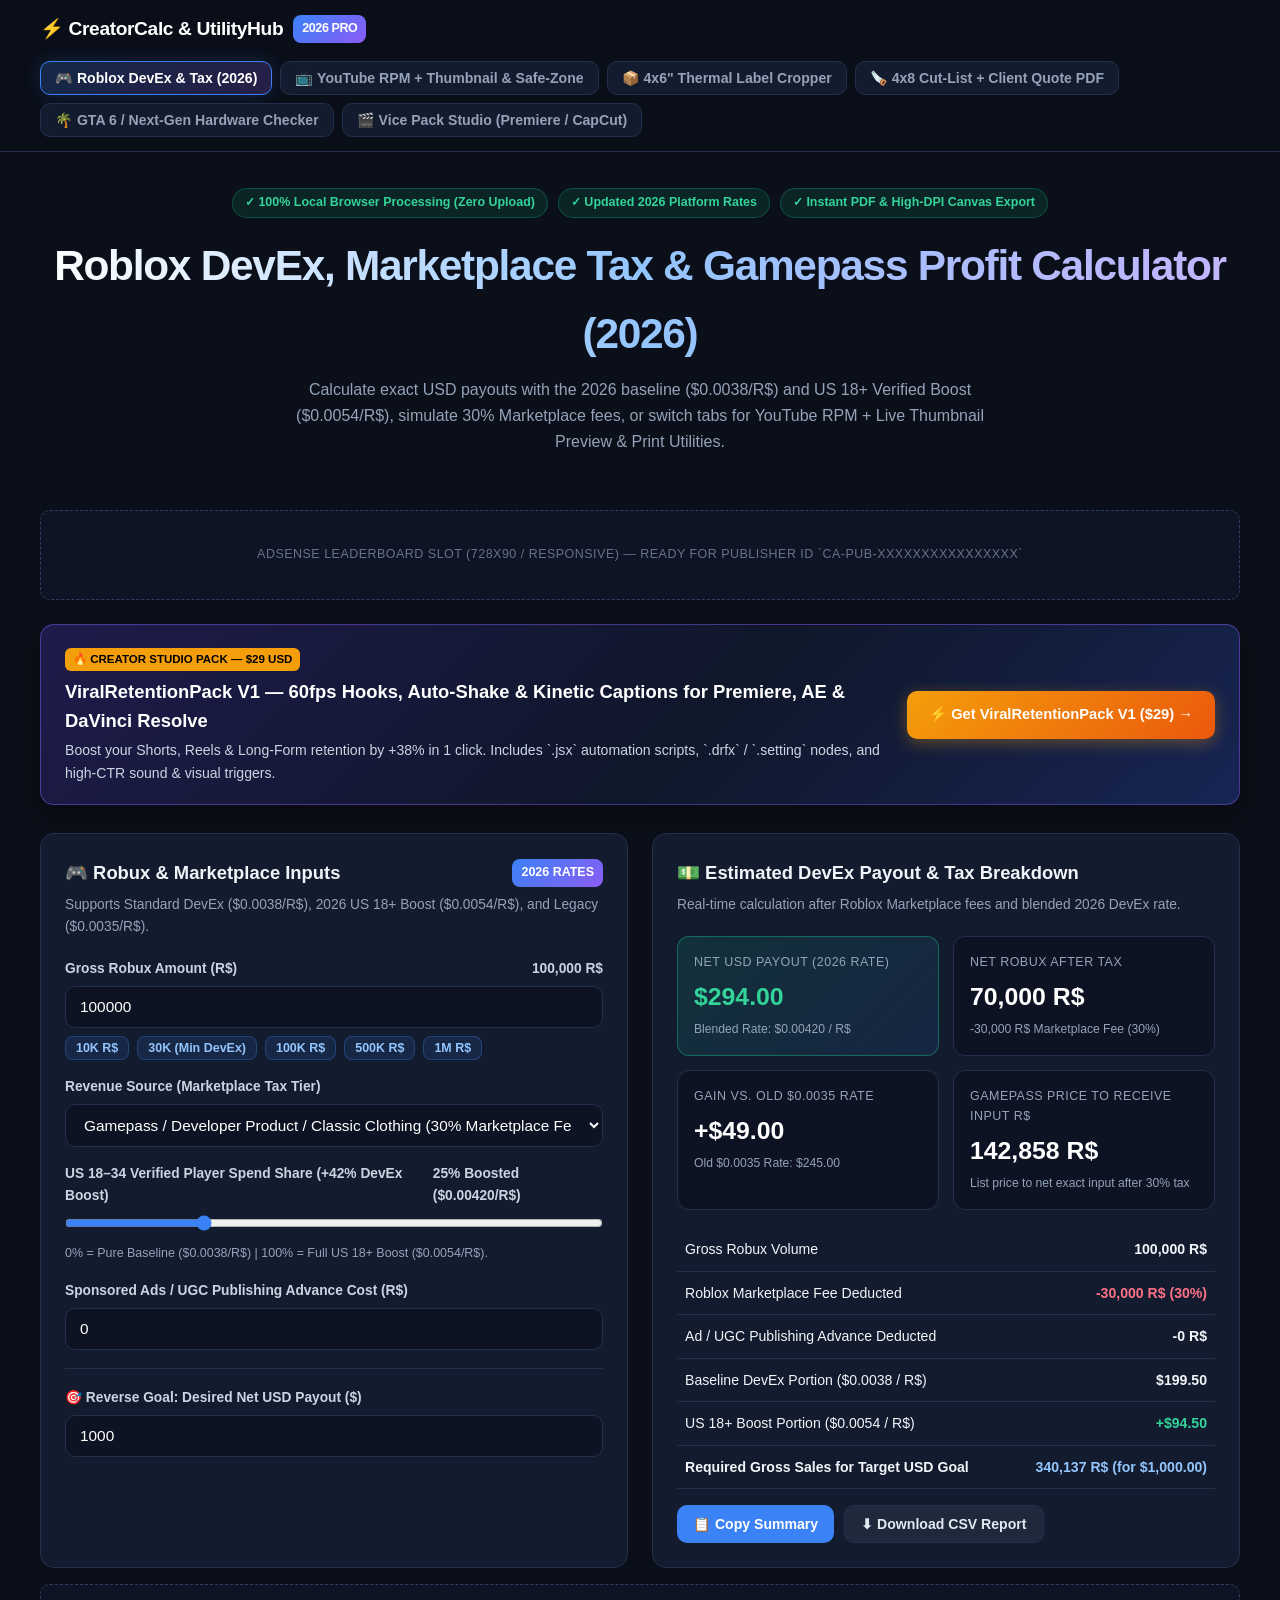
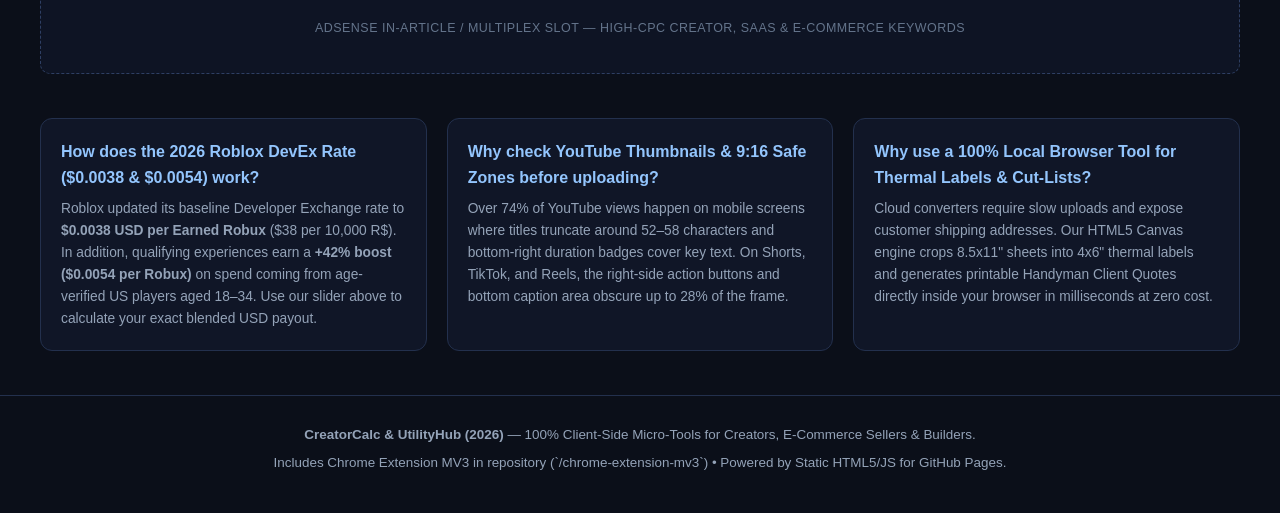
<file: index.html>
<!DOCTYPE html>
<html lang="en">
<head>
  <meta charset="UTF-8" />
  <meta name="viewport" content="width=device-width, initial-scale=1.0" />
  <title>CreatorCalc &amp; UtilityHub (2026) — Roblox DevEx, YouTube RPM, 4x6 Thermal Label, 4x8 Cut-List &amp; GTA 6 Next-Gen Hardware Checker</title>
  <meta name="description" content="Free 100% client-side browser tools: Updated 2026 Roblox DevEx &amp; Marketplace Tax Calculator, YouTube Shorts vs Long-Form RPM + Safe-Zone Previewer, 4x6 Thermal Label Cropper, 4x8 Cut-List PDF, and GTA 6 / Vice City Next-Gen Hardware, PS5 SSD &amp; 120Hz TV Bottleneck Checker." />
  <meta name="keywords" content="roblox devex calculator 2026, youtube shorts rpm calculator, 8.5x11 to 4x6 thermal label cropper, 4x8 plywood cut list optimizer, gta 6 pc requirements checker, ps5 ssd heatsink calculator, 120hz vrr tv gaming bottleneck checker" />
  <meta name="robots" content="index, follow" />
  <link rel="canonical" href="https://marcosdrifttwelve.github.io/micro-tools-web/" />

  <!-- Open Graph / Social Meta -->
  <meta property="og:type" content="website" />
  <meta property="og:title" content="CreatorCalc & UtilityHub (2026) — Instant Browser Calculators & Visual Utilities" />
  <meta property="og:description" content="Updated 2026 Roblox DevEx & Gamepass Calculator, YouTube Shorts/Long RPM + Live Thumbnail Safe-Zone Tester, 4x6 Thermal Label Cropper & 4x8 Cut-List PDF Generator." />
  <meta property="og:url" content="https://marcosdrifttwelve.github.io/micro-tools-web/" />

  <link rel="stylesheet" href="styles.css" />
  <link rel="preconnect" href="https://fonts.googleapis.com" />
  <link rel="preconnect" href="https://fonts.gstatic.com" crossorigin />
  <link href="https://fonts.googleapis.com/css2?family=Anton&family=Bebas+Neue&family=JetBrains+Mono:wght@700;800&family=Yellowtail&display=swap" rel="stylesheet" />

  <!-- JSON-LD Structured Data for Google Rich Snippets -->
  <script type="application/ld+json">
  {
    "@context": "https://schema.org",
    "@graph": [
      {
        "@type": "WebApplication",
        "name": "CreatorCalc & UtilityHub 2026",
        "applicationCategory": "BusinessApplication",
        "operatingSystem": "All",
        "offers": {
          "@type": "Offer",
          "price": "0.00",
          "priceCurrency": "USD"
        },
        "description": "Client-side creator and e-commerce utility suite: 2026 Roblox DevEx & Tax Calculator, YouTube RPM & Thumbnail Safe-Zone Previewer, 4x6 Thermal Label Cropper, and 4x8 Sheet Goods Cut-List + Quote PDF Generator."
      },
      {
        "@type": "FAQPage",
        "mainEntity": [
          {
            "@type": "Question",
            "name": "What is the updated 2026 Roblox DevEx exchange rate?",
            "acceptedAnswer": {
              "@type": "Answer",
              "text": "The baseline Roblox Developer Exchange (DevEx) rate is $0.0038 USD per earned Robux ($38 per 10,000 Robux), with a +42% incentive rate ($0.0054 per Robux) for eligible spend from verified US players aged 18–34."
            }
          },
          {
            "@type": "Question",
            "name": "How much does Roblox take in Marketplace and Gamepass tax?",
            "acceptedAnswer": {
              "@type": "Answer",
              "text": "Roblox deducts a standard 30% Marketplace fee on Gamepasses, Developer Products, and Classic Clothing (you keep 70% of the Robux price before DevEx cashout)."
            }
          },
          {
            "@type": "Question",
            "name": "What is the average YouTube Shorts RPM vs Long-Form RPM in 2026?",
            "acceptedAnswer": {
              "@type": "Answer",
              "text": "YouTube Shorts RPM typically ranges from $0.03 to $0.14 per 1,000 views depending on Tier-1 audience share, while Long-Form 8+ minute videos with mid-rolls average $3.50 to $14.00+ RPM across Gaming, Tech, and Finance niches."
            }
          }
        ]
      }
    ]
  }
  </script>
</head>
<body>

  <!-- Sticky Header -->
  <header class="site-header">
    <div class="container header-inner">
      <a href="#" class="brand">
        <span>⚡ CreatorCalc &amp; UtilityHub</span>
        <span class="brand-badge">2026 Pro</span>
      </a>
      <nav class="nav-tabs" role="tablist" aria-label="Tool Selector">
        <button class="nav-tab active" data-target="panel-roblox" role="tab" aria-selected="true">🎮 Roblox DevEx &amp; Tax (2026)</button>
        <button class="nav-tab" data-target="panel-youtube" role="tab" aria-selected="false">📺 YouTube RPM + Thumbnail &amp; Safe-Zone</button>
        <button class="nav-tab" data-target="panel-thermal" role="tab" aria-selected="false">📦 4x6" Thermal Label Cropper</button>
        <button class="nav-tab" data-target="panel-cutlist" role="tab" aria-selected="false">🪚 4x8 Cut-List + Client Quote PDF</button>
        <button class="nav-tab" data-target="panel-nextgen" role="tab" aria-selected="false">🌴 GTA 6 / Next-Gen Hardware Checker</button>
        <button class="nav-tab" data-target="panel-vicepack" role="tab" aria-selected="false">🎬 Vice Pack Studio (Premiere / CapCut)</button>
      </nav>
    </div>
  </header>

  <main class="container">
    <!-- Hero -->
    <section class="hero">
      <div class="trust-pills">
        <span class="pill">✓ 100% Local Browser Processing (Zero Upload)</span>
        <span class="pill">✓ Updated 2026 Platform Rates</span>
        <span class="pill">✓ Instant PDF &amp; High-DPI Canvas Export</span>
      </div>
      <h1 id="dynamic-hero-title">Roblox DevEx, Marketplace Tax &amp; Gamepass Profit Calculator (2026)</h1>
      <p id="dynamic-hero-desc">Calculate exact USD payouts with the 2026 baseline ($0.0038/R$) and US 18+ Verified Boost ($0.0054/R$), simulate 30% Marketplace fees, or switch tabs for YouTube RPM + Live Thumbnail Preview &amp; Print Utilities.</p>
    </section>

    <!-- AdSense Top Leaderboard Slot -->
    <div class="ad-slot" data-ad-slot="top-leaderboard-728x90" aria-label="Advertisement Placeholder">
      <span>AdSense Leaderboard Slot (728x90 / Responsive) — Ready for Publisher ID `ca-pub-XXXXXXXXXXXXXXXX`</span>
    </div>

    <!-- Native Gumroad Product Banner ($29 ViralRetentionPack_V1) -->
    <aside class="promo-banner" aria-label="Creator Pro Asset Pack Promotion">
      <div class="promo-content">
        <span class="promo-tag">🔥 Creator Studio Pack — $29 USD</span>
        <h3>ViralRetentionPack V1 — 60fps Hooks, Auto-Shake &amp; Kinetic Captions for Premiere, AE &amp; DaVinci Resolve</h3>
        <p>Boost your Shorts, Reels &amp; Long-Form retention by +38% in 1 click. Includes `.jsx` automation scripts, `.drfx` / `.setting` nodes, and high-CTR sound &amp; visual triggers.</p>
      </div>
      <a href="https://gumroad.com/" target="_blank" rel="noopener" class="btn-promo" id="gumroad-cta-btn">
        ⚡ Get ViralRetentionPack V1 ($29) →
      </a>
    </aside>

    <!-- =================================================================== -->
    <!-- TOOL 1: ROBLOX DEVEX, MARKETPLACE TAX & GAMEPASS CALCULATOR (2026)  -->
    <!-- =================================================================== -->
    <section id="panel-roblox" class="tool-panel active" role="tabpanel">
      <div class="grid-2">
        <!-- Input Card -->
        <div class="card">
          <div class="card-title">
            <span>🎮 Robux &amp; Marketplace Inputs</span>
            <span class="brand-badge">2026 Rates</span>
          </div>
          <p class="card-subtitle">Supports Standard DevEx ($0.0038/R$), 2026 US 18+ Boost ($0.0054/R$), and Legacy ($0.0035/R$).</p>

          <div class="form-group">
            <label for="rbx-amount">
              <span>Gross Robux Amount (R$)</span>
              <span id="rbx-amount-formatted">100,000 R$</span>
            </label>
            <input type="number" id="rbx-amount" class="input-control" value="100000" min="0" step="100" />
            <div class="preset-chips">
              <button type="button" class="chip rbx-preset" data-val="10000">10K R$</button>
              <button type="button" class="chip rbx-preset" data-val="30000">30K (Min DevEx)</button>
              <button type="button" class="chip rbx-preset" data-val="100000">100K R$</button>
              <button type="button" class="chip rbx-preset" data-val="500000">500K R$</button>
              <button type="button" class="chip rbx-preset" data-val="1000000">1M R$</button>
            </div>
          </div>

          <div class="form-group">
            <label for="rbx-source-type">
              <span>Revenue Source (Marketplace Tax Tier)</span>
            </label>
            <select id="rbx-source-type" class="input-control">
              <option value="already-net">Already Earned / Net Robux in Group (0% Fee Deducted)</option>
              <option value="gamepass" selected>Gamepass / Developer Product / Classic Clothing (30% Marketplace Fee → Keep 70%)</option>
              <option value="ugc-in-game">UGC Avatar Item Sold Inside Your Experience (30% Fee → Keep 70%)</option>
              <option value="ugc-catalog">UGC Item Sold on Marketplace Catalog (70% Platform Cut → Keep 30%)</option>
            </select>
          </div>

          <div class="form-group">
            <label for="rbx-boost-share">
              <span>US 18–34 Verified Player Spend Share (+42% DevEx Boost)</span>
              <span id="rbx-boost-label">25% Boosted ($0.0054/R$)</span>
            </label>
            <input type="range" id="rbx-boost-share" min="0" max="100" value="25" />
            <small style="color: var(--text-muted); font-size: 0.78rem;">
              0% = Pure Baseline ($0.0038/R$) | 100% = Full US 18+ Boost ($0.0054/R$).
            </small>
          </div>

          <div class="form-group">
            <label for="rbx-ad-spend">
              <span>Sponsored Ads / UGC Publishing Advance Cost (R$)</span>
            </label>
            <input type="number" id="rbx-ad-spend" class="input-control" value="0" min="0" step="500" />
          </div>

          <hr style="border: 0; border-top: 1px solid var(--border-color); margin: 18px 0;" />

          <div class="form-group">
            <label for="rbx-target-usd">
              <span>🎯 Reverse Goal: Desired Net USD Payout ($)</span>
            </label>
            <input type="number" id="rbx-target-usd" class="input-control" value="1000" min="1" step="50" />
          </div>
        </div>

        <!-- Output Card -->
        <div class="card">
          <div class="card-title">
            <span>💵 Estimated DevEx Payout &amp; Tax Breakdown</span>
          </div>
          <p class="card-subtitle">Real-time calculation after Roblox Marketplace fees and blended 2026 DevEx rate.</p>

          <div class="metrics-grid">
            <div class="metric-box highlight">
              <div class="metric-label">Net USD Payout (2026 Rate)</div>
              <div class="metric-value" id="rbx-out-usd">$294.00</div>
              <div class="metric-sub" id="rbx-out-effective-rate">Blended Rate: $0.00420 / R$</div>
            </div>
            <div class="metric-box">
              <div class="metric-label">Net Robux After Tax</div>
              <div class="metric-value" id="rbx-out-net-robux">70,000 R$</div>
              <div class="metric-sub" id="rbx-out-tax-deducted">-30,000 R$ Marketplace Fee</div>
            </div>
            <div class="metric-box">
              <div class="metric-label">Gain vs. Old $0.0035 Rate</div>
              <div class="metric-value" id="rbx-out-diff-legacy">+$49.00</div>
              <div class="metric-sub" id="rbx-out-legacy-val">Old Rate Payout: $245.00</div>
            </div>
            <div class="metric-box">
              <div class="metric-label">Gamepass Price to Receive Input R$</div>
              <div class="metric-value" id="rbx-out-reverse-price">142,858 R$</div>
              <div class="metric-sub">List price to net exact input after 30% tax</div>
            </div>
          </div>

          <table class="breakdown-table" aria-label="Roblox DevEx Breakdown">
            <tbody>
              <tr>
                <td>Gross Robux Volume</td>
                <td id="tbl-rbx-gross">100,000 R$</td>
              </tr>
              <tr>
                <td>Roblox Marketplace Fee Deducted</td>
                <td id="tbl-rbx-fee" style="color: #fb7185;">-30,000 R$ (30%)</td>
              </tr>
              <tr>
                <td>Ad / UGC Publishing Advance Deducted</td>
                <td id="tbl-rbx-ads">0 R$</td>
              </tr>
              <tr>
                <td>Baseline DevEx Portion ($0.0038 / R$)</td>
                <td id="tbl-rbx-base-usd">$199.50</td>
              </tr>
              <tr>
                <td>US 18+ Boost Portion ($0.0054 / R$)</td>
                <td id="tbl-rbx-boost-usd" style="color: #34d399;">+$94.50</td>
              </tr>
              <tr>
                <td><strong>Required Gross Sales for Target USD Goal</strong></td>
                <td id="tbl-rbx-goal-robux" style="color: #93c5fd;">340,136 R$</td>
              </tr>
            </tbody>
          </table>

          <div class="btn-row">
            <button type="button" class="btn" id="btn-copy-rbx">📋 Copy Summary</button>
            <button type="button" class="btn btn-secondary" id="btn-csv-rbx">⬇ Download CSV Report</button>
          </div>
        </div>
      </div>
    </section>

    <!-- =================================================================== -->
    <!-- TOOL 2: YOUTUBE RPM CALCULATOR + LIVE THUMBNAIL & SAFE-ZONE TESTER  -->
    <!-- =================================================================== -->
    <section id="panel-youtube" class="tool-panel" role="tabpanel">
      <div class="grid-2">
        <!-- Left: Shorts vs Long-Form RPM + Title Truncation Inputs -->
        <div class="card">
          <div class="card-title">
            <span>📺 YouTube Shorts vs. Long-Form RPM Estimator</span>
          </div>
          <p class="card-subtitle">Compare monthly AdSense + Sponsor earnings &amp; test mobile thumbnail/safe-zone truncation below.</p>

          <div class="form-group">
            <label for="yt-niche">
              <span>Content Niche Preset (Auto-Adjusts Typical RPM)</span>
            </label>
            <select id="yt-niche" class="input-control">
              <option value="gaming" data-long="3.80" data-short="0.06">🎮 Gaming / Roblox / GTA 6 ($3.80 Long / $0.06 Shorts RPM)</option>
              <option value="entertainment" data-long="4.50" data-short="0.08">🍿 Micro-Dramas / Storytelling / Clips ($4.50 Long / $0.08 Shorts RPM)</option>
              <option value="tech" data-long="8.50" data-short="0.11">💻 Tech / Software / AI Tutorials ($8.50 Long / $0.11 Shorts RPM)</option>
              <option value="finance" data-long="14.50" data-short="0.15">📈 E-Commerce / Finance / Business ($14.50 Long / $0.15 Shorts RPM)</option>
              <option value="ambient" data-long="6.20" data-short="0.05">🌙 2-Hour 3D Ambient / Sleep / Lo-Fi ($6.20 Long / $0.05 Shorts RPM)</option>
            </select>
          </div>

          <div class="form-group">
            <label for="yt-short-views">
              <span>Monthly Shorts Views</span>
              <span id="yt-short-views-lbl">1,500,000 views</span>
            </label>
            <input type="number" id="yt-short-views" class="input-control" value="1500000" min="0" step="50000" />
          </div>

          <div class="form-group">
            <label for="yt-short-rpm">
              <span>Shorts RPM ($ per 1,000 Views)</span>
            </label>
            <input type="number" id="yt-short-rpm" class="input-control" value="0.07" min="0.01" max="1.00" step="0.01" />
          </div>

          <div class="form-group">
            <label for="yt-long-views">
              <span>Monthly Long-Form Views (8+ Min w/ Mid-Rolls)</span>
              <span id="yt-long-views-lbl">250,000 views</span>
            </label>
            <input type="number" id="yt-long-views" class="input-control" value="250000" min="0" step="10000" />
          </div>

          <div class="form-group">
            <label for="yt-long-rpm">
              <span>Long-Form RPM ($ per 1,000 Views)</span>
            </label>
            <input type="number" id="yt-long-rpm" class="input-control" value="4.50" min="0.20" max="50.00" step="0.25" />
          </div>

          <div class="metrics-grid" style="margin-top: 14px;">
            <div class="metric-box highlight">
              <div class="metric-label">Total Monthly AdSense</div>
              <div class="metric-value" id="yt-out-monthly">$1,230.00</div>
              <div class="metric-sub" id="yt-out-yearly">$14,760.00 / year</div>
            </div>
            <div class="metric-box">
              <div class="metric-label">Long-Form vs. Shorts Split</div>
              <div class="metric-value" id="yt-out-split">$1,125 / $105</div>
              <div class="metric-sub" id="yt-out-ratio">1 Long view = 64 Shorts views</div>
            </div>
          </div>
        </div>

        <!-- Right: Live Thumbnail & 9:16 Safe-Zone Visual Previewer (Anti-IA Tool) -->
        <div class="card">
          <div class="card-title">
            <span>👁️ Live Mobile Thumbnail &amp; 9:16 Safe-Zone Tester</span>
            <span class="brand-badge">100% Local Canvas</span>
          </div>
          <p class="card-subtitle">Drop your 16:9 Thumbnail or 9:16 Short/TikTok frame to see exact mobile UI button overlays &amp; title cutoffs.</p>

          <div class="dropzone" id="yt-dropzone">
            <input type="file" id="yt-file-input" accept="image/*" style="display:none;" />
            <strong>📂 Click or Drag &amp; Drop Image Here (16:9 Thumbnail or 9:16 Short)</strong>
            <div style="font-size: 0.78rem; color: var(--text-muted); margin-top: 4px;">Processed 100% inside your browser — never uploaded</div>
          </div>

          <div class="form-group">
            <label for="yt-preview-mode">
              <span>Preview Overlay Mode</span>
            </label>
            <select id="yt-preview-mode" class="input-control">
              <option value="yt-mobile-dark">📱 YouTube Mobile Home Feed (Dark Mode + Duration Badge)</option>
              <option value="yt-mobile-light">☀️ YouTube Mobile Home Feed (Light Mode + Duration Badge)</option>
              <option value="shorts-safezone">⚡ 9:16 Vertical Safe-Zone Mask (TikTok / Shorts / Reels UI Danger Zones)</option>
            </select>
          </div>

          <div class="form-group">
            <label for="yt-title-input">
              <span>Video Title (Checks Mobile 55-Char Truncation)</span>
              <span id="yt-char-badge" style="color: #34d399;">44 / 55 chars (Safe)</span>
            </label>
            <input type="text" id="yt-title-input" class="input-control" value="I Built 5 Profitable Games in 24 Hours (Full Breakdown)" />
          </div>

          <div class="canvas-wrap">
            <canvas id="yt-preview-canvas" width="640" height="440"></canvas>
          </div>

          <div class="btn-row">
            <button type="button" class="btn" id="btn-download-yt-preview">⬇ Download Annotated Preview PNG</button>
          </div>
        </div>
      </div>
    </section>

    <!-- =================================================================== -->
    <!-- TOOL 3: 8.5x11 TO 4x6" THERMAL SHIPPING LABEL CROPPER (ANTI-IA #1)  -->
    <!-- =================================================================== -->
    <section id="panel-thermal" class="tool-panel" role="tabpanel">
      <div class="grid-2">
        <div class="card">
          <div class="card-title">
            <span>📦 8.5x11" / A4 to 4x6" Thermal Label Visual Cropper</span>
            <span class="brand-badge">Zero-Upload Privacy</span>
          </div>
          <p class="card-subtitle">Convert standard USPS, UPS, Poshmark, eBay, Etsy, or Amazon 8.5x11" label sheets into exact 4x6" thermal printer labels (Rollo, Zebra, Munbyn, Dymo 4XL) in 1 click.</p>

          <div class="dropzone" id="lbl-dropzone">
            <input type="file" id="lbl-file-input" accept="image/*" style="display:none;" />
            <strong>📥 Drop Label Screenshot / Image (PNG, JPG, WebP)</strong>
            <div style="font-size: 0.78rem; color: var(--text-muted); margin-top: 4px;">Customer addresses stay 100% on your device</div>
          </div>

          <div class="form-group">
            <label for="lbl-preset">
              <span>Carrier / Marketplace Crop Preset</span>
            </label>
            <select id="lbl-preset" class="input-control">
              <option value="top-half">Top Half Sheet (USPS / Etsy / PirateShip 8.5x11 Top)</option>
              <option value="left-half">Left Half Sheet (UPS / FedEx / Amazon FBA Side Label)</option>
              <option value="poshmark">Poshmark / Mercari Center-Top Label Box</option>
              <option value="custom">Custom Crop Region (Use Sliders Below)</option>
            </select>
          </div>

          <div class="grid-2" style="gap: 12px;">
            <div class="form-group">
              <label for="lbl-crop-x"><span>Offset X (%)</span><span id="lbl-crop-x-val">4%</span></label>
              <input type="range" id="lbl-crop-x" min="0" max="60" value="4" />
            </div>
            <div class="form-group">
              <label for="lbl-crop-y"><span>Offset Y (%)</span><span id="lbl-crop-y-val">4%</span></label>
              <input type="range" id="lbl-crop-y" min="0" max="60" value="4" />
            </div>
            <div class="form-group">
              <label for="lbl-crop-w"><span>Crop Width (%)</span><span id="lbl-crop-w-val">92%</span></label>
              <input type="range" id="lbl-crop-w" min="20" max="100" value="92" />
            </div>
            <div class="form-group">
              <label for="lbl-crop-h"><span>Crop Height (%)</span><span id="lbl-crop-h-val">46%</span></label>
              <input type="range" id="lbl-crop-h" min="20" max="100" value="46" />
            </div>
          </div>

          <div class="form-group">
            <label for="lbl-rotate">
              <span>Thermal Orientation &amp; Contrast Boost (203 DPI Barcode Sharpener)</span>
            </label>
            <select id="lbl-rotate" class="input-control">
              <option value="auto-portrait">Auto-Fit 4x6" Portrait (1200 x 1800 px @ 300 DPI)</option>
              <option value="rotate-90">Rotate 90° Clockwise into 4x6" Portrait</option>
            </select>
          </div>

          <div class="btn-row">
            <button type="button" class="btn btn-emerald" id="btn-print-thermal">🖨️ Print 4x6" Thermal Label Now</button>
            <button type="button" class="btn" id="btn-download-thermal">⬇ Download 4x6" PNG (300 DPI)</button>
          </div>
        </div>

        <div class="card">
          <div class="card-title">
            <span>🔍 Live 4x6" Thermal Output Preview (4:6 Ratio)</span>
          </div>
          <p class="card-subtitle">Left: Source Sheet with Crop Box | Right: Final 4x6" Thermal Label Output.</p>
          <div class="canvas-wrap">
            <canvas id="lbl-canvas" width="620" height="440"></canvas>
          </div>
        </div>
      </div>
    </section>

    <!-- =================================================================== -->
    <!-- TOOL 4: 4x8 PLYWOOD CUT-LIST + QUOTE PDF & POSTER TILE SPLITTER     -->
    <!-- =================================================================== -->
    <section id="panel-cutlist" class="tool-panel" role="tabpanel">
      <div class="grid-2">
        <div class="card">
          <div class="card-title">
            <span>🪚 4x8 Sheet Cut-List Optimizer &amp; Instant Client Quote PDF</span>
            <span class="brand-badge">Handyman &amp; Crafter Pro</span>
          </div>
          <p class="card-subtitle">Visual 2D sheet layout (96" x 48") with blade kerf compensation + 1-click printable PDF Client Estimate.</p>

          <div class="grid-2" style="gap: 12px;">
            <div class="form-group">
              <label for="cut-client-name"><span>Client / Project Name</span></label>
              <input type="text" id="cut-client-name" class="input-control" value="Kitchen Cabinet & Shelving Build" />
            </div>
            <div class="form-group">
              <label for="cut-sheet-price"><span>Price per 4x8 Sheet ($ USD)</span></label>
              <input type="number" id="cut-sheet-price" class="input-control" value="68.00" min="1" step="1" />
            </div>
          </div>

          <div class="grid-2" style="gap: 12px;">
            <div class="form-group">
              <label for="cut-labor-fee"><span>Labor &amp; Hardware Fee ($ USD)</span></label>
              <input type="number" id="cut-labor-fee" class="input-control" value="250.00" min="0" step="10" />
            </div>
            <div class="form-group">
              <label for="cut-kerf"><span>Saw Blade Kerf (Inches)</span></label>
              <input type="number" id="cut-kerf" class="input-control" value="0.125" min="0" max="0.5" step="0.03125" />
            </div>
          </div>

          <div class="form-group">
            <label for="cut-pieces-input">
              <span>Parts List — One per line: `Length x Width x Qty [Label]` (in inches)</span>
            </label>
            <textarea id="cut-pieces-input" class="input-control" rows="5">36 x 16 x 3 [Upper Shelf]
44 x 20 x 2 [Base Panel]
24 x 14 x 4 [Side Divider]
30 x 12 x 2 [Drawer Bottom]</textarea>
          </div>

          <div class="metrics-grid">
            <div class="metric-box highlight">
              <div class="metric-label">Total Client Quote (USD)</div>
              <div class="metric-value" id="cut-out-total-quote">$386.00</div>
              <div class="metric-sub" id="cut-out-sheets-needed">2 Sheets Required ($136 Mat + $250 Labor)</div>
            </div>
            <div class="metric-box">
              <div class="metric-label">Sheet Efficiency &amp; Yield</div>
              <div class="metric-value" id="cut-out-efficiency">78.4%</div>
              <div class="metric-sub" id="cut-out-waste">Waste Area: 21.6%</div>
            </div>
          </div>

          <div class="btn-row">
            <button type="button" class="btn btn-emerald" id="btn-print-quote">📄 Print / Save Client Quote PDF</button>
            <button type="button" class="btn btn-secondary" id="btn-poster-mode">🧩 Switch to Poster Tile Splitter (A4/Letter)</button>
          </div>
        </div>

        <div class="card">
          <div class="card-title">
            <span id="cut-canvas-title">📐 Visual 4x8 Sheet Nesting Diagram (96" × 48")</span>
          </div>
          <p class="card-subtitle" id="cut-canvas-subtitle">Color-coded cut layout showing exact part dimensions on Sheet #1.</p>
          <div class="canvas-wrap">
            <canvas id="cut-canvas" width="620" height="420"></canvas>
          </div>
        </div>
      </div>
    </section>

    <!-- =================================================================== -->
    <!-- TOOL 5: GTA 6 / NEXT-GEN HARDWARE, PS5 SSD & 120HZ TV CHECKER       -->
    <!-- =================================================================== -->
    <section id="panel-nextgen" class="tool-panel" role="tabpanel">
      <div class="grid-2">
        <!-- Input Card -->
        <div class="card">
          <div class="card-title">
            <span id="ng-title-left">🌴 GTA 6 / Vice City Next-Gen Hardware Checker</span>
            <div class="lang-toggle" role="group" aria-label="Language Toggle">
              <button type="button" class="lang-btn active" data-lang="en">🇺🇸 EN</button>
              <button type="button" class="lang-btn" data-lang="pt">🇧🇷 PT-BR</button>
            </div>
          </div>
          <p class="card-subtitle" id="ng-sub-left">Independent 2026 readiness estimator for open-world next-gen titles (+150 GB NVMe, Ray Tracing &amp; HDMI 2.1 120Hz VRR).</p>

          <div class="form-group">
            <label for="ng-platform">
              <span id="ng-lbl-platform">Your Current Gaming Platform</span>
            </label>
            <select id="ng-platform" class="input-control">
              <option value="ps5-base">PlayStation 5 (Base / Slim)</option>
              <option value="ps5-pro">PlayStation 5 Pro (PSSR / 2TB)</option>
              <option value="xbox-s">Xbox Series S (512GB / 1TB)</option>
              <option value="xbox-x">Xbox Series X (4K Native)</option>
              <option value="pc-custom">PC Custom (Select GPU / RAM / SSD)</option>
            </select>
          </div>

          <div id="ng-pc-fields" style="display: none;">
            <div class="grid-2" style="gap: 12px;">
              <div class="form-group">
                <label for="ng-pc-vram"><span id="ng-lbl-vram">GPU VRAM</span></label>
                <select id="ng-pc-vram" class="input-control">
                  <option value="6">6GB or less (GTX 1660 / RTX 2060)</option>
                  <option value="8" selected>8GB (RTX 3060 Ti / 4060)</option>
                  <option value="12">12GB (RTX 3060 12G / 4070)</option>
                  <option value="16">16GB+ (RTX 4070 Ti S / 4080 / 5080)</option>
                </select>
              </div>
              <div class="form-group">
                <label for="ng-pc-ram"><span id="ng-lbl-ram">System RAM</span></label>
                <select id="ng-pc-ram" class="input-control">
                  <option value="8">8GB DDR4</option>
                  <option value="16" selected>16GB DDR4/DDR5</option>
                  <option value="32">32GB+ DDR5</option>
                </select>
              </div>
            </div>
            <div class="form-group">
              <label for="ng-pc-ssd"><span id="ng-lbl-pc-ssd">Storage Drive Type</span></label>
              <select id="ng-pc-ssd" class="input-control">
                <option value="hdd">Mechanical HDD / Slow SATA SSD</option>
                <option value="gen3">NVMe M.2 Gen3 (Up to 3,500 MB/s)</option>
                <option value="gen4" selected>NVMe M.2 Gen4+ (5,500–7,400 MB/s)</option>
              </select>
            </div>
          </div>

          <div class="form-group">
            <label for="ng-display">
              <span id="ng-lbl-display">Display / TV Type</span>
            </label>
            <select id="ng-display" class="input-control">
              <option value="tv-60">TV 60Hz (1080p / 4K without HDMI 2.1)</option>
              <option value="tv-120">TV 4K 120Hz VRR (HDMI 2.1 OLED / QLED / MiniLED)</option>
              <option value="mon-144">Gaming Monitor 144Hz+ (1440p / 4K)</option>
            </select>
          </div>

          <div class="form-group">
            <label for="ng-storage">
              <span id="ng-lbl-storage">Free SSD Storage Space (GB)</span>
              <span id="ng-storage-val">120 GB Free</span>
            </label>
            <input type="range" id="ng-storage" min="20" max="1000" step="10" value="120" />
            <small id="ng-storage-hint" style="color: var(--text-muted); font-size: 0.78rem;">
              Recommended: 200+ GB free on Gen4 NVMe (>= 5,500 MB/s) for base install + Day-1 patches.
            </small>
          </div>

          <div class="metrics-grid" style="margin-top: 14px;">
            <div class="metric-box highlight">
              <div class="metric-label" id="ng-lbl-score">Readiness Score</div>
              <div class="metric-value" id="ng-out-score">68%</div>
              <div class="metric-sub" id="ng-out-verdict">Good Console, Storage Bottleneck</div>
            </div>
            <div class="metric-box">
              <div class="metric-label" id="ng-lbl-target">Estimated Target Mode</div>
              <div class="metric-value" id="ng-out-fps">1440p / 60fps*</div>
              <div class="metric-sub" id="ng-out-tier">Upscaled Fidelity / VRR</div>
            </div>
          </div>
        </div>

        <!-- Output & Affiliate Upgrade Recommendations Card -->
        <div class="card">
          <div class="card-title">
            <span id="ng-title-right">🔍 Bottleneck Diagnosis &amp; Recommended Upgrades</span>
          </div>
          <p class="card-subtitle" id="ng-sub-right">Exact hardware gaps detected for your setup and highest-ROI upgrade picks.</p>

          <div class="score-bar-track">
            <div class="score-bar-fill" id="ng-score-bar"></div>
          </div>

          <ul class="bottleneck-list" id="ng-bottleneck-list"></ul>

          <div class="card-title" style="font-size: 0.98rem; margin-top: 14px;">
            <span id="ng-upgrade-heading">🛒 Best-Value Verified Upgrades for Your Setup</span>
          </div>
          <div class="affiliate-grid" id="ng-affiliate-grid"></div>
        </div>
      </div>

      <!-- ViceHeist_CreatorPack_V1 ($29) Banner -->
      <aside class="vice-banner" aria-label="ViceHeist Creator Pack Promotion">
        <div class="promo-content">
          <span class="promo-tag" id="ng-vice-tag">🌴 New Release — $29 USD</span>
          <h3 id="ng-vice-title">ViceHeist_CreatorPack_V1 — "6 Stars Wanted" HUD, Wasted/Busted Freeze &amp; Satellite Switch</h3>
          <p id="ng-vice-desc">Made for Gaming YouTubers, Streamers &amp; Clippers covering Vice Miami &amp; Leonida news. 1-click `.drfx` (DaVinci Resolve) + `.jsx` (After Effects) + OBS Stream Overlays.</p>
        </div>
        <a href="https://gumroad.com/" target="_blank" rel="noopener" class="btn-promo" id="ng-vice-cta">
          ⚡ Get ViceHeist Pack ($29) →
        </a>
      </aside>
    </section>

    <!-- =================================================================== -->
    <!-- TOOL 6: VICE MIAMI PACK STUDIO (PREMIERE / CAPCUT / THUMBNAIL)      -->
    <!-- =================================================================== -->
    <section id="panel-vicepack" class="tool-panel" role="tabpanel">
      <div class="grid-2">
        <!-- Left Controls -->
        <div class="card">
          <div class="card-title">
            <span>🎬 Vice Miami Pack Studio (Premiere / CapCut / OBS)</span>
            <span class="brand-badge">Alpha PNG + WebM</span>
          </div>
          <p class="card-subtitle">Generate Vice City / Leonida style overlays, Wasted/Busted freezes, 6-Star Wanted HUDs, and Neon Lower Thirds ready to drop into CapCut, Premiere Pro, or DaVinci.</p>

          <div class="form-group">
            <label for="vp-preset">
              <span>Overlay / Template Style</span>
            </label>
            <select id="vp-preset" class="input-control">
              <option value="wasted">💀 WASTED / BUSTED Freeze (Red/Blue Siren + Desaturate)</option>
              <option value="wanted-hud">★★★★★★ 6-Stars Wanted + Cash HUD ($999,999)</option>
              <option value="lower-third">📺 Leonida Breaking News (Neon Lower Third)</option>
              <option value="thumb-neon">🌴 Vice Miami Neon Thumbnail (16:9 Synthwave)</option>
            </select>
          </div>

          <div class="grid-2" style="gap: 12px;">
            <div class="form-group">
              <label for="vp-main-text"><span>Main Headline</span></label>
              <input type="text" id="vp-main-text" class="input-control" value="WASTED" />
            </div>
            <div class="form-group">
              <label for="vp-sub-text"><span>Subtitle / Cash / Breaking Text</span></label>
              <input type="text" id="vp-sub-text" class="input-control" value="PERDEU TUDO NA FUGA DE LEONIDA" />
            </div>
          </div>

          <div class="grid-2" style="gap: 12px;">
            <div class="form-group">
              <label for="vp-stars"><span>Wanted Stars (1–6)</span><span id="vp-stars-val">6 ★</span></label>
              <input type="range" id="vp-stars" min="1" max="6" value="6" />
            </div>
            <div class="form-group">
              <label for="vp-cash"><span>HUD Cash Counter</span></label>
              <input type="text" id="vp-cash" class="input-control" value="$999,999" />
            </div>
          </div>

          <div class="form-group">
            <label for="vp-bg-mode">
              <span>Export Background Mode (Premiere / CapCut Compatibility)</span>
            </label>
            <select id="vp-bg-mode" class="input-control">
              <option value="alpha" selected>🏁 Transparent Alpha (PNG / Pro Overlay)</option>
              <option value="greenscreen">🟩 Chroma Key Green #00FF00 (100% CapCut &amp; Premiere WebM Safe)</option>
              <option value="scene">🌴 Vice Miami Sunset Scene / Your Uploaded Photo</option>
            </select>
          </div>

          <div class="dropzone" id="vp-dropzone" style="padding: 14px; margin-bottom: 12px;">
            <input type="file" id="vp-file-input" accept="image/*" style="display:none;" />
            <strong>🖼️ Optional: Drop Your Gameplay Frame / Photo (16:9)</strong>
            <div style="font-size: 0.76rem; color: var(--text-muted); margin-top: 2px;">Automatically switches to Scene Mode when you drop an image</div>
          </div>

          <div class="btn-row">
            <button type="button" class="btn btn-emerald" id="btn-vp-download-png">⬇ Download PNG (1920×1080)</button>
            <button type="button" class="btn" id="btn-vp-export-webm" style="background: linear-gradient(135deg, #ec4899, #8b5cf6);">🎬 Export Animated (.WebM 3s)</button>
            <button type="button" class="btn btn-secondary" id="btn-vp-download-svg">📐 Editable Vector (.SVG)</button>
            <button type="button" class="btn btn-secondary" id="btn-vp-download-lut">🎨 Vice Neon LUT (.CUBE)</button>
          </div>
          <div id="vp-export-status" style="font-size: 0.8rem; color: #34d399; margin-top: 8px; min-height: 18px;"></div>
        </div>

        <!-- Right Live Preview -->
        <div class="card">
          <div class="card-title">
            <span>👁️ Live 1080p Preview (Premiere / CapCut Ready)</span>
          </div>
          <p class="card-subtitle">Checkerboard indicates true Alpha transparency — drag the exported `.png` or `.webm` directly above your video track in CapCut/Premiere.</p>
          <div class="canvas-wrap" id="vp-canvas-bg" style="background-image: linear-gradient(45deg, #161e31 25%, transparent 25%), linear-gradient(-45deg, #161e31 25%, transparent 25%), linear-gradient(45deg, transparent 75%, #161e31 75%), linear-gradient(-45deg, transparent 75%, #161e31 75%); background-size: 20px 20px; background-position: 0 0, 0 10px, 10px -10px, -10px 0;">
            <canvas id="vp-canvas" width="960" height="540"></canvas>
          </div>
        </div>
      </div>

      <!-- Upsell Banner for Full ViceHeist Pack -->
      <aside class="vice-banner" aria-label="Full ViceHeist Pack Upsell">
        <div class="promo-content">
          <span class="promo-tag">🎬 Want All 45+ Animated Transitions, SFX &amp; MOGRT/DRFX Presets?</span>
          <h3>Upgrade to ViceHeist_CreatorPack_V1 ($29) — Full Premiere, CapCut, AE &amp; DaVinci Bundle</h3>
          <p>Includes 1-click `.jsx` After Effects scripts, `.drfx` DaVinci Resolve macros, 4K ProRes/WebM transparent overlays, Satellite Zoom transitions &amp; Synthwave SFX.</p>
        </div>
        <a href="https://gumroad.com/" target="_blank" rel="noopener" class="btn-promo">
          ⚡ Get Full Pack ($29) →
        </a>
      </aside>
    </section>

    <!-- Bottom AdSense Slot -->
    <div class="ad-slot" data-ad-slot="bottom-multiplex-responsive" aria-label="Advertisement Placeholder">
      <span>AdSense In-Article / Multiplex Slot — High-CPC Creator, SaaS &amp; E-Commerce Keywords</span>
    </div>

    <!-- SEO Knowledge Base & FAQ Section -->
    <section class="seo-section" aria-label="Frequently Asked Questions">
      <article class="faq-card">
        <h3>How does the 2026 Roblox DevEx Rate ($0.0038 &amp; $0.0054) work?</h3>
        <p>Roblox updated its baseline Developer Exchange rate to <strong>$0.0038 USD per Earned Robux</strong> ($38 per 10,000 R$). In addition, qualifying experiences earn a <strong>+42% boost ($0.0054 per Robux)</strong> on spend coming from age-verified US players aged 18–34. Use our slider above to calculate your exact blended USD payout.</p>
      </article>
      <article class="faq-card">
        <h3>Why check YouTube Thumbnails &amp; 9:16 Safe Zones before uploading?</h3>
        <p>Over 74% of YouTube views happen on mobile screens where titles truncate around 52–58 characters and bottom-right duration badges cover key text. On Shorts, TikTok, and Reels, the right-side action buttons and bottom caption area obscure up to 28% of the frame.</p>
      </article>
      <article class="faq-card">
        <h3>Why use a 100% Local Browser Tool for Thermal Labels &amp; Cut-Lists?</h3>
        <p>Cloud converters require slow uploads and expose customer shipping addresses. Our HTML5 Canvas engine crops 8.5x11" sheets into 4x6" thermal labels and generates printable Handyman Client Quotes directly inside your browser in milliseconds at zero cost.</p>
      </article>
    </section>
  </main>

  <!-- Printable Container for @media print (Thermal Label 4x6 & Client Quote PDF) -->
  <div id="printable-area" aria-hidden="true"></div>

  <footer class="site-footer">
    <div class="container">
      <p><strong>CreatorCalc &amp; UtilityHub (2026)</strong> — 100% Client-Side Micro-Tools for Creators, E-Commerce Sellers &amp; Builders.</p>
      <p style="margin-top: 6px;">Includes Chrome Extension MV3 in repository (`/chrome-extension-mv3`) • Powered by Static HTML5/JS for GitHub Pages.</p>
    </div>
  </footer>

  <script src="app.js"></script>
</body>
</html>
</file>
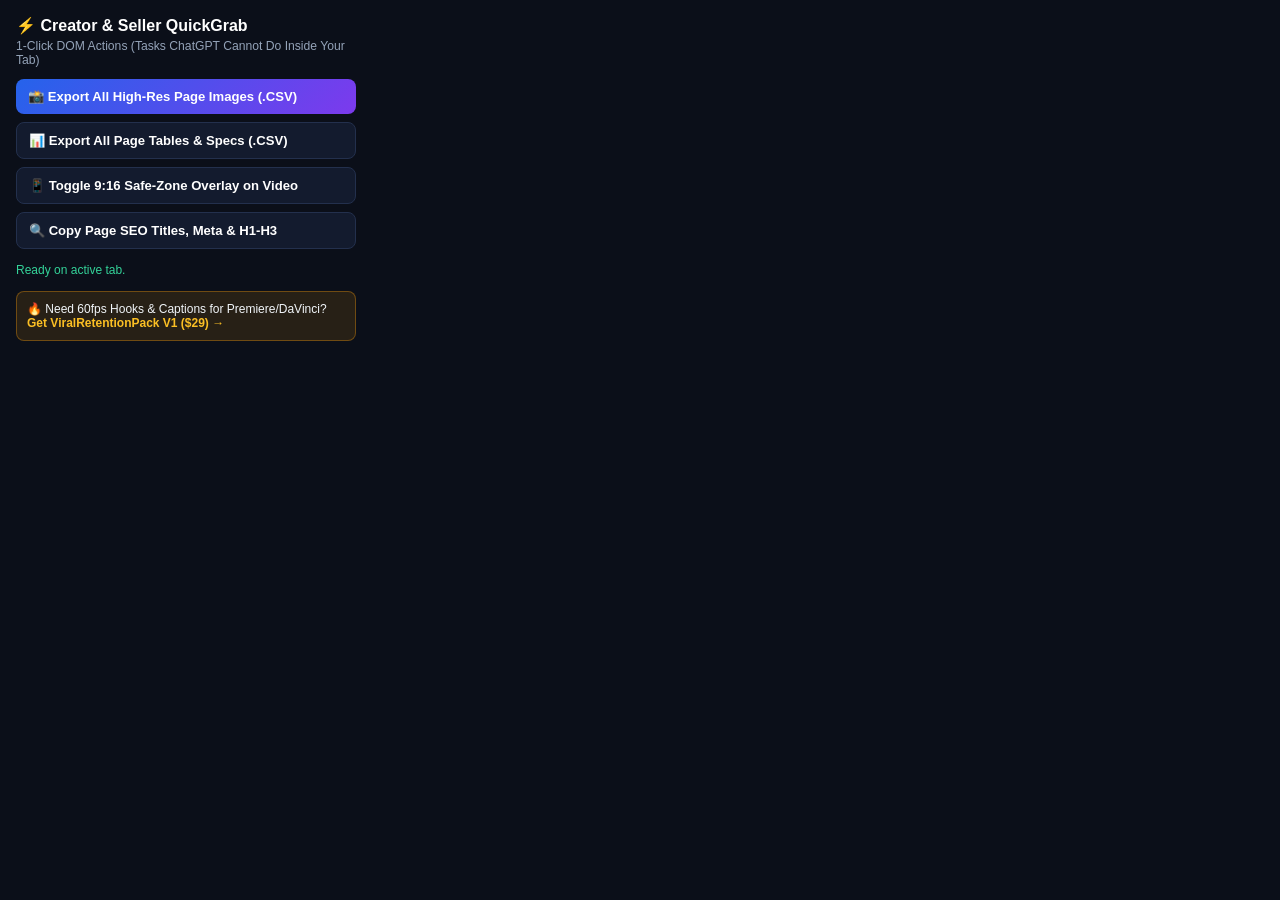
<file: chrome-extension-mv3/popup.html>
<!DOCTYPE html>
<html lang="en">
<head>
  <meta charset="UTF-8" />
  <title>QuickGrab MV3</title>
  <style>
    body {
      width: 340px;
      margin: 0;
      padding: 16px;
      font-family: Inter, -apple-system, sans-serif;
      background: #0b0f19;
      color: #f1f5f9;
    }
    h2 {
      font-size: 1rem;
      margin: 0 0 4px;
      color: #fff;
    }
    p {
      font-size: 0.76rem;
      color: #94a3b8;
      margin: 0 0 12px;
    }
    .btn {
      width: 100%;
      padding: 10px 12px;
      margin-bottom: 8px;
      border: 1px solid #23304d;
      border-radius: 8px;
      background: #131b2e;
      color: #fff;
      font-weight: 600;
      font-size: 0.82rem;
      cursor: pointer;
      text-align: left;
    }
    .btn:hover {
      border-color: #3b82f6;
      background: #1e293b;
    }
    .btn-primary {
      background: linear-gradient(135deg, #2563eb, #7c3aed);
      border: none;
    }
    .status {
      font-size: 0.75rem;
      color: #34d399;
      margin-top: 6px;
      min-height: 18px;
    }
    .promo {
      margin-top: 10px;
      padding: 10px;
      border-radius: 8px;
      background: rgba(245, 158, 11, 0.12);
      border: 1px solid rgba(245, 158, 11, 0.35);
      font-size: 0.75rem;
    }
    .promo a {
      color: #fbbf24;
      font-weight: 700;
      text-decoration: none;
    }
  </style>
</head>
<body>
  <h2>⚡ Creator &amp; Seller QuickGrab</h2>
  <p>1-Click DOM Actions (Tasks ChatGPT Cannot Do Inside Your Tab)</p>

  <button class="btn btn-primary" id="btn-export-images">📸 Export All High-Res Page Images (.CSV)</button>
  <button class="btn" id="btn-export-tables">📊 Export All Page Tables &amp; Specs (.CSV)</button>
  <button class="btn" id="btn-toggle-safezone">📱 Toggle 9:16 Safe-Zone Overlay on Video</button>
  <button class="btn" id="btn-audit-headings">🔍 Copy Page SEO Titles, Meta &amp; H1-H3</button>

  <div class="status" id="status-msg">Ready on active tab.</div>

  <div class="promo">
    🔥 Need 60fps Hooks &amp; Captions for Premiere/DaVinci?<br/>
    <a href="https://gumroad.com/" target="_blank">Get ViralRetentionPack V1 ($29) →</a>
  </div>

  <script src="popup.js"></script>
</body>
</html>
</file>
<file: styles.css>
:root {
  --bg-primary: #0b0f19;
  --bg-card: #131b2e;
  --bg-input: #0d1322;
  --border-color: #23304d;
  --text-main: #f1f5f9;
  --text-muted: #94a3b8;
  --accent-blue: #3b82f6;
  --accent-emerald: #10b981;
  --accent-amber: #f59e0b;
  --accent-purple: #8b5cf6;
  --accent-rose: #f43f5e;
  --radius: 14px;
}

* {
  box-sizing: border-box;
  margin: 0;
  padding: 0;
}

body {
  font-family: 'Inter', -apple-system, BlinkMacSystemFont, "Segoe UI", Roboto, sans-serif;
  background-color: var(--bg-primary);
  color: var(--text-main);
  line-height: 1.6;
  -webkit-font-smoothing: antialiased;
}

.container {
  max-width: 1240px;
  margin: 0 auto;
  padding: 0 20px;
}

/* Header & Navigation */
.site-header {
  position: sticky;
  top: 0;
  z-index: 100;
  background: rgba(11, 15, 25, 0.88);
  backdrop-filter: blur(12px);
  border-bottom: 1px solid var(--border-color);
  padding: 14px 0;
}

.header-inner {
  display: flex;
  align-items: center;
  justify-content: space-between;
  gap: 16px;
  flex-wrap: wrap;
}

.brand {
  display: flex;
  align-items: center;
  gap: 10px;
  font-weight: 800;
  font-size: 1.2rem;
  color: #fff;
  text-decoration: none;
  letter-spacing: -0.02em;
}

.brand-badge {
  background: linear-gradient(135deg, var(--accent-blue), var(--accent-purple));
  color: #fff;
  padding: 4px 9px;
  border-radius: 8px;
  font-size: 0.78rem;
  font-weight: 700;
  text-transform: uppercase;
}

.nav-tabs {
  display: flex;
  gap: 8px;
  flex-wrap: wrap;
}

.nav-tab {
  background: var(--bg-card);
  border: 1px solid var(--border-color);
  color: var(--text-muted);
  padding: 8px 14px;
  border-radius: 10px;
  font-size: 0.88rem;
  font-weight: 600;
  cursor: pointer;
  transition: all 0.2s ease;
}

.nav-tab:hover {
  color: #fff;
  border-color: var(--accent-blue);
}

.nav-tab.active {
  background: linear-gradient(135deg, rgba(59, 130, 246, 0.22), rgba(139, 92, 246, 0.22));
  color: #fff;
  border-color: var(--accent-blue);
  box-shadow: 0 0 18px rgba(59, 130, 246, 0.2);
}

/* Hero Section */
.hero {
  padding: 36px 0 22px;
  text-align: center;
}

.hero h1 {
  font-size: clamp(1.8rem, 3.5vw, 2.65rem);
  font-weight: 800;
  letter-spacing: -0.03em;
  margin-bottom: 10px;
  background: linear-gradient(90deg, #ffffff, #93c5fd, #c4b5fd);
  -webkit-background-clip: text;
  -webkit-text-fill-color: transparent;
}

.hero p {
  color: var(--text-muted);
  max-width: 740px;
  margin: 0 auto 18px;
  font-size: 1rem;
}

.trust-pills {
  display: flex;
  justify-content: center;
  gap: 10px;
  flex-wrap: wrap;
  margin-bottom: 14px;
}

.pill {
  font-size: 0.78rem;
  background: rgba(16, 185, 129, 0.12);
  color: #34d399;
  border: 1px solid rgba(16, 185, 129, 0.3);
  padding: 4px 12px;
  border-radius: 999px;
  font-weight: 600;
}

/* AdSense Slot Placeholder */
.ad-slot {
  background: rgba(19, 27, 46, 0.55);
  border: 1px dashed #2e3f63;
  border-radius: 10px;
  min-height: 90px;
  display: flex;
  align-items: center;
  justify-content: center;
  color: #64748b;
  font-size: 0.78rem;
  letter-spacing: 0.04em;
  text-transform: uppercase;
  margin: 16px 0 24px;
  padding: 12px;
}

/* Gumroad Promo Banner ($29 ViralRetentionPack_V1) */
.promo-banner {
  background: linear-gradient(135deg, #1e1b4b 0%, #0f172a 55%, #172554 100%);
  border: 1px solid rgba(139, 92, 246, 0.45);
  border-radius: var(--radius);
  padding: 20px 24px;
  margin-bottom: 28px;
  display: flex;
  align-items: center;
  justify-content: space-between;
  gap: 20px;
  flex-wrap: wrap;
  box-shadow: 0 12px 32px rgba(0, 0, 0, 0.35);
}

.promo-content {
  flex: 1;
  min-width: 260px;
}

.promo-tag {
  display: inline-block;
  background: var(--accent-amber);
  color: #000;
  font-weight: 800;
  font-size: 0.72rem;
  padding: 2px 8px;
  border-radius: 6px;
  text-transform: uppercase;
  margin-bottom: 6px;
}

.promo-content h3 {
  font-size: 1.15rem;
  color: #fff;
  margin-bottom: 4px;
}

.promo-content p {
  font-size: 0.88rem;
  color: #cbd5e1;
}

.btn-promo {
  background: linear-gradient(135deg, #f59e0b, #ea580c);
  color: #fff;
  font-weight: 800;
  text-decoration: none;
  padding: 12px 22px;
  border-radius: 10px;
  font-size: 0.92rem;
  white-space: nowrap;
  transition: transform 0.15s ease, box-shadow 0.15s ease;
  box-shadow: 0 4px 16px rgba(245, 158, 11, 0.35);
}

.btn-promo:hover {
  transform: translateY(-2px);
  box-shadow: 0 6px 22px rgba(245, 158, 11, 0.55);
}

/* Tool Panels */
.tool-panel {
  display: none;
  animation: fadeIn 0.25s ease;
}

.tool-panel.active {
  display: block;
}

@keyframes fadeIn {
  from { opacity: 0; transform: translateY(4px); }
  to { opacity: 1; transform: translateY(0); }
}

.grid-2 {
  display: grid;
  grid-template-columns: 1fr 1fr;
  gap: 24px;
}

@media (max-width: 900px) {
  .grid-2 {
    grid-template-columns: 1fr;
  }
}

.card {
  background: var(--bg-card);
  border: 1px solid var(--border-color);
  border-radius: var(--radius);
  padding: 24px;
}

.card-title {
  font-size: 1.15rem;
  font-weight: 700;
  margin-bottom: 6px;
  display: flex;
  align-items: center;
  justify-content: space-between;
  gap: 8px;
}

.card-subtitle {
  color: var(--text-muted);
  font-size: 0.86rem;
  margin-bottom: 20px;
}

.form-group {
  margin-bottom: 16px;
}

.form-group label {
  display: flex;
  justify-content: space-between;
  font-size: 0.86rem;
  font-weight: 600;
  color: #cbd5e1;
  margin-bottom: 6px;
}

.input-control, select.input-control, textarea.input-control {
  width: 100%;
  background: var(--bg-input);
  border: 1px solid var(--border-color);
  color: #fff;
  padding: 11px 14px;
  border-radius: 10px;
  font-size: 0.96rem;
  font-family: inherit;
  transition: border-color 0.2s;
}

.input-control:focus {
  outline: none;
  border-color: var(--accent-blue);
}

input[type="range"] {
  width: 100%;
  accent-color: var(--accent-blue);
  cursor: pointer;
}

.preset-chips {
  display: flex;
  gap: 8px;
  flex-wrap: wrap;
  margin-top: 8px;
}

.chip {
  background: rgba(59, 130, 246, 0.12);
  border: 1px solid rgba(59, 130, 246, 0.3);
  color: #93c5fd;
  padding: 4px 10px;
  border-radius: 8px;
  font-size: 0.78rem;
  font-weight: 600;
  cursor: pointer;
}

.chip:hover {
  background: rgba(59, 130, 246, 0.25);
  color: #fff;
}

/* Metric Cards */
.metrics-grid {
  display: grid;
  grid-template-columns: repeat(2, 1fr);
  gap: 14px;
  margin-bottom: 18px;
}

.metric-box {
  background: var(--bg-input);
  border: 1px solid var(--border-color);
  border-radius: 12px;
  padding: 16px;
}

.metric-box.highlight {
  background: linear-gradient(135deg, rgba(16, 185, 129, 0.14), rgba(59, 130, 246, 0.1));
  border-color: rgba(16, 185, 129, 0.45);
}

.metric-label {
  font-size: 0.78rem;
  color: var(--text-muted);
  text-transform: uppercase;
  letter-spacing: 0.04em;
  margin-bottom: 4px;
}

.metric-value {
  font-size: 1.55rem;
  font-weight: 800;
  color: #fff;
}

.metric-box.highlight .metric-value {
  color: #34d399;
}

.metric-sub {
  font-size: 0.76rem;
  color: var(--text-muted);
  margin-top: 3px;
}

/* Breakdown Table */
.breakdown-table {
  width: 100%;
  border-collapse: collapse;
  font-size: 0.88rem;
  margin-top: 10px;
}

.breakdown-table th,
.breakdown-table td {
  padding: 10px 8px;
  border-bottom: 1px solid var(--border-color);
  text-align: left;
}

.breakdown-table td:last-child,
.breakdown-table th:last-child {
  text-align: right;
  font-weight: 600;
}

/* Buttons */
.btn-row {
  display: flex;
  gap: 10px;
  flex-wrap: wrap;
  margin-top: 16px;
}

.btn {
  background: var(--accent-blue);
  color: #fff;
  border: none;
  padding: 10px 16px;
  border-radius: 10px;
  font-weight: 700;
  font-size: 0.88rem;
  cursor: pointer;
  transition: opacity 0.2s;
}

.btn:hover {
  opacity: 0.92;
}

.btn-secondary {
  background: #1e293b;
  border: 1px solid var(--border-color);
  color: #e2e8f0;
}

.btn-emerald {
  background: var(--accent-emerald);
  color: #052e16;
}

/* Canvas & Dropzones */
.dropzone {
  border: 2px dashed #3b82f6;
  background: rgba(59, 130, 246, 0.06);
  border-radius: 12px;
  padding: 20px;
  text-align: center;
  cursor: pointer;
  margin-bottom: 16px;
  transition: background 0.2s;
}

.dropzone:hover {
  background: rgba(59, 130, 246, 0.14);
}

.canvas-wrap {
  background: #070a12;
  border: 1px solid var(--border-color);
  border-radius: 12px;
  padding: 12px;
  display: flex;
  justify-content: center;
  align-items: center;
  overflow: hidden;
}

canvas {
  max-width: 100%;
  height: auto;
  border-radius: 8px;
}

/* SEO FAQ Section */
.seo-section {
  margin: 44px 0;
  display: grid;
  grid-template-columns: repeat(auto-fit, minmax(280px, 1fr));
  gap: 20px;
}

.faq-card {
  background: rgba(19, 27, 46, 0.65);
  border: 1px solid var(--border-color);
  border-radius: 12px;
  padding: 20px;
}

.faq-card h3 {
  font-size: 1rem;
  margin-bottom: 8px;
  color: #93c5fd;
}

.faq-card p {
  font-size: 0.86rem;
  color: var(--text-muted);
}

.site-footer {
  border-top: 1px solid var(--border-color);
  padding: 28px 0 40px;
  text-align: center;
  color: var(--text-muted);
  font-size: 0.84rem;
}

/* Print-Specific Media Queries for Anti-IA Physical Tools (Thermal Label 4x6 & Handyman Quote PDF) */
#printable-area {
  display: none;
}

@media print {
  body * {
    visibility: hidden !important;
  }
  #printable-area,
  #printable-area * {
    visibility: visible !important;
  }
  #printable-area {
    display: block !important;
    position: absolute;
    left: 0;
    top: 0;
    width: 100%;
    background: #fff !important;
    color: #000 !important;
    padding: 0;
    margin: 0;
  }
}

/* Tool 5: Next-Gen Hardware & Affiliate Upgrade Cards */
.lang-toggle {
  display: inline-flex;
  background: var(--bg-input);
  border: 1px solid var(--border-color);
  border-radius: 8px;
  overflow: hidden;
}

.lang-btn {
  background: transparent;
  border: none;
  color: var(--text-muted);
  padding: 5px 10px;
  font-size: 0.76rem;
  font-weight: 700;
  cursor: pointer;
}

.lang-btn.active {
  background: var(--accent-blue);
  color: #fff;
}

.score-bar-track {
  width: 100%;
  height: 12px;
  background: var(--bg-input);
  border: 1px solid var(--border-color);
  border-radius: 999px;
  overflow: hidden;
  margin: 10px 0 14px;
}

.score-bar-fill {
  height: 100%;
  width: 65%;
  background: linear-gradient(90deg, var(--accent-amber), var(--accent-emerald));
  transition: width 0.3s ease, background 0.3s ease;
}

.bottleneck-list {
  list-style: none;
  display: flex;
  flex-direction: column;
  gap: 8px;
  margin: 12px 0 18px;
}

.bottleneck-item {
  background: rgba(244, 63, 94, 0.1);
  border: 1px solid rgba(244, 63, 94, 0.35);
  color: #fecdd3;
  padding: 9px 12px;
  border-radius: 10px;
  font-size: 0.84rem;
}

.bottleneck-item.ok {
  background: rgba(16, 185, 129, 0.12);
  border-color: rgba(16, 185, 129, 0.38);
  color: #a7f3d0;
}

.bottleneck-item.warn {
  background: rgba(245, 158, 11, 0.12);
  border-color: rgba(245, 158, 11, 0.38);
  color: #fde68a;
}

.affiliate-grid {
  display: grid;
  grid-template-columns: repeat(auto-fit, minmax(220px, 1fr));
  gap: 12px;
  margin-top: 12px;
}

.affiliate-card {
  background: var(--bg-input);
  border: 1px solid var(--border-color);
  border-radius: 12px;
  padding: 14px;
  display: flex;
  flex-direction: column;
  justify-content: space-between;
  gap: 10px;
}

.affiliate-card.priority {
  border-color: rgba(245, 158, 11, 0.75);
  background: linear-gradient(160deg, rgba(245, 158, 11, 0.12), var(--bg-input));
  box-shadow: 0 4px 20px rgba(245, 158, 11, 0.12);
}

.bf-deal-badge {
  display: inline-block;
  background: linear-gradient(90deg, #f43f5e, #f59e0b);
  color: #fff;
  font-size: 0.68rem;
  font-weight: 800;
  text-transform: uppercase;
  letter-spacing: 0.03em;
  padding: 3px 8px;
  border-radius: 6px;
  margin-bottom: 6px;
}

.affiliate-card h4 {
  font-size: 0.92rem;
  color: #fff;
  margin-bottom: 4px;
}

.affiliate-card p {
  font-size: 0.78rem;
  color: var(--text-muted);
}

.affiliate-actions {
  display: flex;
  gap: 8px;
  flex-wrap: wrap;
}

.btn-amz, .btn-ml {
  flex: 1;
  text-align: center;
  text-decoration: none;
  padding: 8px 10px;
  border-radius: 8px;
  font-size: 0.76rem;
  font-weight: 800;
  white-space: nowrap;
}

.btn-amz {
  background: #f59e0b;
  color: #111827;
}

.btn-ml {
  background: #facc15;
  color: #1e293b;
}

.vice-banner {
  margin-top: 22px;
  background: linear-gradient(135deg, #3b0764 0%, #0f172a 55%, #831843 100%);
  border: 1px solid rgba(244, 63, 94, 0.5);
  border-radius: var(--radius);
  padding: 18px 22px;
  display: flex;
  align-items: center;
  justify-content: space-between;
  gap: 16px;
  flex-wrap: wrap;
}
</file>
